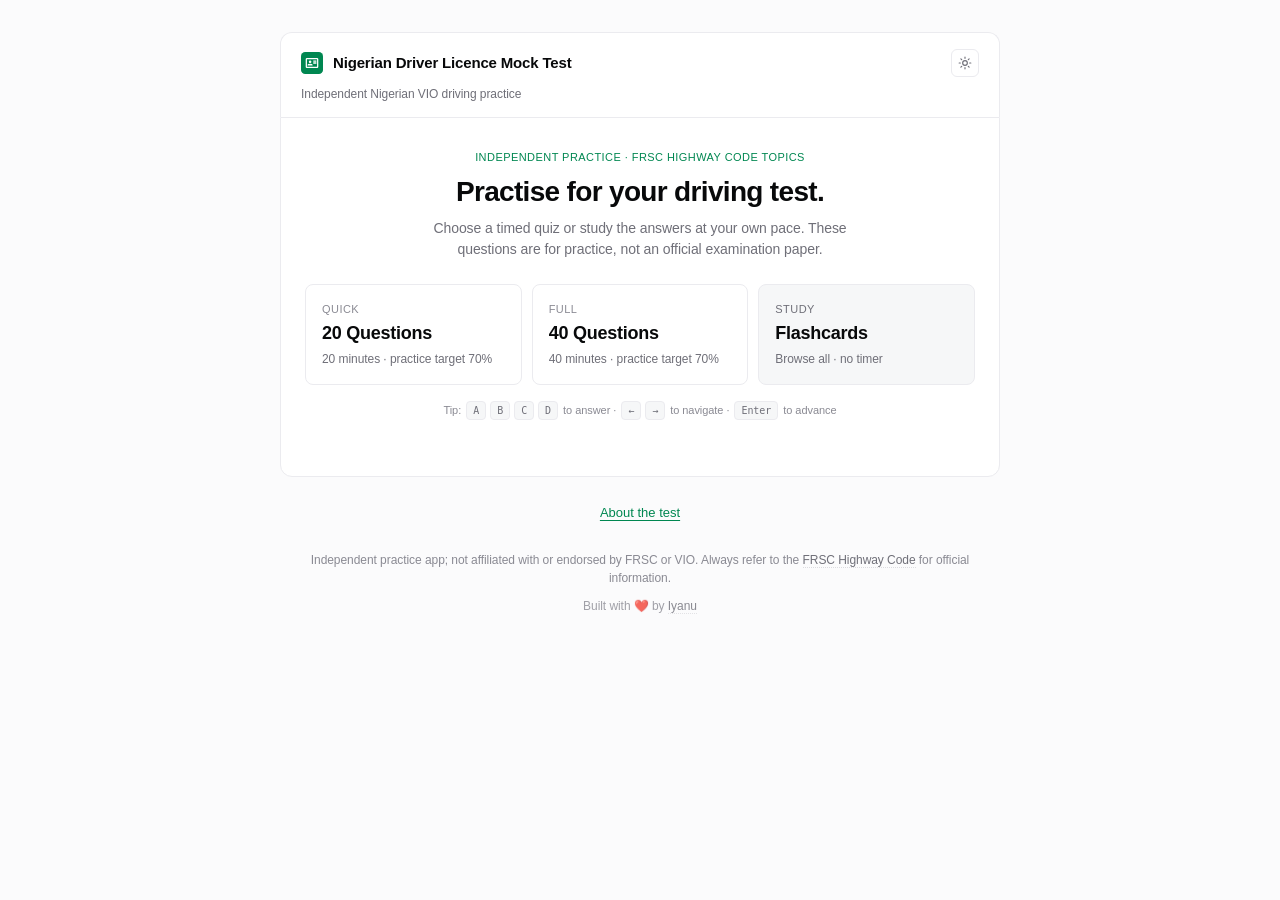
<file: index.html>
<!DOCTYPE html>
<html lang="en-NG">
<head>
<meta charset="UTF-8" />
<meta name="viewport" content="width=device-width, initial-scale=1.0" />
<title>Nigerian Driver Licence Mock Test — Free Driving Practice Quiz</title>
<meta name="description" content="Practise for Nigerian driving study with an independent VIO mock test. 120 questions and explanations, timed 20/40-question quizzes and offline flashcards. No signup." />
<link rel="canonical" href="https://viomocktest.netlify.app/" />
<meta name="theme-color" content="#008751" />
<meta name="apple-mobile-web-app-capable" content="yes" />
<meta name="apple-mobile-web-app-status-bar-style" content="default" />
<meta name="apple-mobile-web-app-title" content="Licence Mock Test" />

<!-- Open Graph (Facebook, WhatsApp, LinkedIn previews) -->
<meta property="og:type" content="website" />
<meta property="og:site_name" content="Nigerian Driver Licence Mock Test" />
<meta property="og:title" content="Nigerian Driver Licence Mock Test — Independent Driving Practice" />
<meta property="og:description" content="Independent Nigerian driving practice: 120 questions, explanations and offline study. Choose a 20- or 40-question mock test with a 70% practice target." />
<meta property="og:url" content="https://viomocktest.netlify.app/" />
<meta property="og:image" content="https://viomocktest.netlify.app/icon-512.png" />
<meta property="og:image:width" content="512" />
<meta property="og:image:height" content="512" />
<meta property="og:locale" content="en_NG" />

<!-- Twitter / X card -->
<meta name="twitter:card" content="summary" />
<meta name="twitter:title" content="Nigerian Driver Licence Mock Test — Independent Driving Practice" />
<meta name="twitter:description" content="Independent Nigerian driving practice with 120 questions and explanations on FRSC Highway Code topics." />
<meta name="twitter:image" content="https://viomocktest.netlify.app/icon-512.png" />

<link rel="manifest" href="manifest.json" />
<link rel="icon" type="image/svg+xml" href="icon.svg" />
<link rel="icon" type="image/png" sizes="192x192" href="icon-192.png" />
<link rel="apple-touch-icon" href="apple-touch-icon.png" />
<link rel="preconnect" href="https://rsms.me/" />
<link rel="stylesheet" href="https://rsms.me/inter/inter.css" />

<!-- Preferred site name for Google Search; separate from the practice app schema. -->
<script type="application/ld+json">
{
  "@context": "https://schema.org",
  "@type": "WebSite",
  "@id": "https://viomocktest.netlify.app/#website",
  "name": "Nigerian Driver Licence Mock Test",
  "alternateName": ["Nigerian VIO Mock Test", "VIO Mock Quiz", "viomocktest.netlify.app"],
  "url": "https://viomocktest.netlify.app/",
  "inLanguage": "en-NG"
}
</script>
<!-- Structured data describing the visible practice app. -->
<script type="application/ld+json">
{
  "@context": "https://schema.org",
  "@type": "WebApplication",
  "name": "Nigerian Driver Licence Mock Test",
  "alternateName": "VIO Mock Quiz",
  "url": "https://viomocktest.netlify.app/",
  "description": "Independent Nigerian VIO mock test for studying the FRSC Highway Code. Practice settings are not official test requirements.",
  "applicationCategory": "EducationalApplication",
  "operatingSystem": "Any",
  "inLanguage": "en-NG",
  "isAccessibleForFree": true,
  "offers": { "@type": "Offer", "price": "0", "priceCurrency": "NGN" },
  "author": { "@type": "Person", "name": "Iyanu", "url": "https://github.com/Titan626" }
}
</script>
<script type="application/ld+json">
{
  "@context": "https://schema.org",
  "@type": "Quiz",
  "name": "Nigerian Driver Licence Mock Test",
  "about": { "@type": "Thing", "name": "Nigerian Driver's License Exam (VIO / FRSC)" },
  "educationalLevel": "Beginner",
  "inLanguage": "en-NG",
  "isAccessibleForFree": true,
  "learningResourceType": "Practice Test",
  "teaches": "Nigerian road signs, traffic rules, vehicle knowledge, and the FRSC Highway Code",
  "provider": {
    "@type": "Organization",
    "name": "Nigerian Driver Licence Mock Test",
    "url": "https://viomocktest.netlify.app/"
  }
}
</script>

<style>
  :root {
    /* Linear-style palette, Nigerian green accent */
    --green: #008751;
    --green-hover: #00744a;
    --green-soft: #ecf6f1;
    --green-border: #cfe7da;

    --red: #e5484d;
    --red-soft: #fdedee;
    --red-border: #f5c6c8;

    --amber: #c08600;
    --amber-soft: #fff4d4;

    --bg: #fbfbfc;
    --surface: #ffffff;
    --surface-2: #f6f7f8;
    --border: #ebebef;
    --border-strong: #dcdce0;

    --text: #08090a;
    --text-secondary: #6f6f78;
    --text-tertiary: #8a8a93;

    --shadow-sm: 0 1px 2px rgba(8,9,10,0.04);
    --shadow-md: 0 1px 2px rgba(8,9,10,0.04), 0 4px 16px rgba(8,9,10,0.04);

    --radius-sm: 6px;
    --radius-md: 8px;
    --radius-lg: 12px;
  }

  [data-theme="dark"] {
    --green: #2ea672;
    --green-hover: #38b780;
    --green-soft: rgba(46,166,114,0.12);
    --green-border: rgba(46,166,114,0.32);

    --red: #ff6369;
    --red-soft: rgba(255,99,105,0.10);
    --red-border: rgba(255,99,105,0.30);

    --amber: #f0c75e;
    --amber-soft: rgba(240,199,94,0.10);

    --bg: #08090a;
    --surface: #101113;
    --surface-2: #18191c;
    --border: #232428;
    --border-strong: #2e2f33;

    --text: #f7f8f8;
    --text-secondary: #9b9ba4;
    --text-tertiary: #6b6c75;

    --shadow-sm: 0 1px 2px rgba(0,0,0,0.4);
    --shadow-md: 0 1px 2px rgba(0,0,0,0.4), 0 4px 16px rgba(0,0,0,0.5);
  }

  @supports (font-variation-settings: normal) {
    :root { font-family: 'Inter var', Inter, -apple-system, BlinkMacSystemFont, sans-serif; }
  }

  * { box-sizing: border-box; }
  html { -webkit-font-smoothing: antialiased; -moz-osx-font-smoothing: grayscale; }
  /* The HTML `hidden` attribute defaults to display:none, but our flex/grid
     classes override it. Force-hide elements with the hidden attribute. */
  [hidden] { display: none !important; }

  body {
    margin: 0;
    font-family: 'Inter var', Inter, -apple-system, BlinkMacSystemFont, "Segoe UI", Roboto, sans-serif;
    background: var(--bg);
    color: var(--text);
    line-height: 1.5;
    font-size: 14px;
    font-feature-settings: "cv11", "ss01", "ss03";
    padding: 32px 20px;
    transition: background 0.2s ease, color 0.2s ease;
  }

  .wrap { max-width: 720px; margin: 0 auto; }

  /* Header */
  header {
    background: var(--surface);
    border: 1px solid var(--border);
    border-bottom: none;
    padding: 16px 20px 14px;
    border-radius: var(--radius-lg) var(--radius-lg) 0 0;
  }
  .header-row {
    display: flex;
    align-items: center;
    justify-content: space-between;
    gap: 12px;
  }
  .header-left {
    display: flex;
    align-items: center;
    gap: 10px;
    min-width: 0;
  }
  .logo-dot {
    width: 22px;
    height: 22px;
    border-radius: 6px;
    display: inline-flex;
    flex-shrink: 0;
  }
  .logo-dot img { width: 100%; height: 100%; display: block; }
  header .app-title {
    margin: 0;
    font-size: 15px;
    font-weight: 600;
    letter-spacing: -0.011em;
    color: var(--text);
    white-space: normal;
  }
  .header-meta {
    display: flex;
    align-items: center;
    gap: 8px;
    flex-shrink: 0;
  }
  .timer {
    display: inline-flex;
    align-items: center;
    gap: 5px;
    font-variant-numeric: tabular-nums;
    font-size: 12px;
    font-weight: 500;
    padding: 4px 8px;
    border-radius: 5px;
    background: var(--surface-2);
    color: var(--text-secondary);
    border: 1px solid var(--border);
    letter-spacing: -0.005em;
  }
  .timer.warning { background: var(--amber-soft); color: var(--amber); border-color: transparent; }
  .timer.critical { background: var(--red-soft); color: var(--red); border-color: transparent; }
  .timer-icon { width: 6px; height: 6px; border-radius: 50%; background: currentColor; opacity: 0.8; }
  .icon-btn {
    width: 28px;
    height: 28px;
    border: 1px solid var(--border);
    background: var(--surface);
    border-radius: var(--radius-sm);
    display: inline-flex;
    align-items: center;
    justify-content: center;
    cursor: pointer;
    color: var(--text-secondary);
    transition: background 0.12s ease, color 0.12s ease, border-color 0.12s ease;
    padding: 0;
  }
  .icon-btn:hover { background: var(--surface-2); color: var(--text); border-color: var(--border-strong); }
  .icon-btn svg { width: 14px; height: 14px; }
  .subtitle {
    margin: 8px 0 0;
    color: var(--text-secondary);
    font-size: 12px;
    letter-spacing: -0.005em;
  }
  .progress {
    background: var(--surface-2);
    height: 3px;
    border-radius: 2px;
    margin-top: 14px;
    overflow: hidden;
  }
  .progress-bar {
    height: 100%;
    background: var(--green);
    width: 0%;
    transition: width 0.4s cubic-bezier(0.16, 1, 0.3, 1);
  }

  /* Card */
  .card {
    background: var(--surface);
    padding: 28px 24px;
    border: 1px solid var(--border);
    border-radius: 0 0 var(--radius-lg) var(--radius-lg);
    min-height: 360px;
  }

  /* Topic tag */
  .topic-tag {
    display: inline-flex;
    align-items: center;
    gap: 6px;
    background: var(--green-soft);
    color: var(--green);
    padding: 3px 8px;
    border-radius: 4px;
    font-size: 11px;
    font-weight: 500;
    margin-bottom: 16px;
    letter-spacing: -0.005em;
    border: 1px solid var(--green-border);
  }
  .topic-tag::before {
    content: "";
    width: 5px; height: 5px; border-radius: 50%;
    background: var(--green);
  }
  .q-number {
    color: var(--text-tertiary);
    font-size: 12px;
    margin-bottom: 6px;
    letter-spacing: -0.005em;
    font-variant-numeric: tabular-nums;
  }
  .q-text {
    font-size: 18px;
    font-weight: 600;
    letter-spacing: -0.014em;
    margin: 0 0 20px 0;
    line-height: 1.35;
    color: var(--text);
  }
  .sign-wrap {
    display: flex;
    justify-content: center;
    margin: 0 0 20px 0;
    padding: 24px;
    background: var(--surface-2);
    border: 1px solid var(--border);
    border-radius: var(--radius-md);
  }
  .sign-wrap svg,
  .sign-wrap img { max-width: 140px; height: auto; }

  .sign-wrap img.diagram-image { width: min(100%, 280px); max-width: 280px; }

  /* Options */
  .options { display: flex; flex-direction: column; gap: 6px; }
  .option {
    padding: 12px 14px;
    border: 1px solid var(--border);
    border-radius: var(--radius-md);
    background: var(--surface);
    cursor: pointer;
    text-align: left;
    font-size: 14px;
    font-family: inherit;
    color: var(--text);
    transition: border-color 0.12s ease, background 0.12s ease, transform 0.12s ease;
    display: flex;
    align-items: flex-start;
    gap: 12px;
    letter-spacing: -0.006em;
  }
  .option:hover:not(:disabled) {
    border-color: var(--border-strong);
    background: var(--surface-2);
  }
  .option:active:not(:disabled) { transform: translateY(0.5px); }
  .option:disabled { cursor: default; }

  .option-letter {
    display: inline-flex;
    width: 22px;
    height: 22px;
    background: var(--surface-2);
    color: var(--text-secondary);
    border: 1px solid var(--border);
    border-radius: 5px;
    align-items: center;
    justify-content: center;
    font-weight: 500;
    font-size: 11px;
    flex-shrink: 0;
    margin-top: 1px;
    font-variant-numeric: tabular-nums;
  }
  .option.correct {
    border-color: var(--green-border);
    background: var(--green-soft);
  }
  .option.correct .option-letter {
    background: var(--green); color: white; border-color: var(--green);
  }
  .option.wrong {
    border-color: var(--red-border);
    background: var(--red-soft);
  }
  .option.wrong .option-letter {
    background: var(--red); color: white; border-color: var(--red);
  }

  .explanation {
    margin-top: 16px;
    padding: 12px 14px;
    background: var(--surface-2);
    border: 1px solid var(--border);
    border-radius: var(--radius-md);
    font-size: 13px;
    color: var(--text-secondary);
    display: none;
    line-height: 1.55;
    letter-spacing: -0.005em;
  }
  .explanation.show { display: block; }
  .explanation strong {
    color: var(--text);
    display: block;
    margin-bottom: 4px;
    font-size: 11px;
    font-weight: 600;
    text-transform: uppercase;
    letter-spacing: 0.04em;
  }

  .controls {
    margin-top: 24px;
    padding-top: 20px;
    border-top: 1px solid var(--border);
    display: flex;
    justify-content: space-between;
    align-items: center;
    gap: 12px;
  }
  .score {
    font-size: 12px;
    color: var(--text-secondary);
    font-variant-numeric: tabular-nums;
    letter-spacing: -0.005em;
  }
  .score strong { color: var(--text); font-weight: 600; }

  .nav-buttons { display: flex; gap: 6px; }

  button.nav {
    border: 1px solid var(--border-strong);
    padding: 7px 14px;
    border-radius: var(--radius-sm);
    font-size: 13px;
    font-weight: 500;
    cursor: pointer;
    font-family: inherit;
    letter-spacing: -0.005em;
    transition: background 0.12s ease, border-color 0.12s ease, color 0.12s ease, transform 0.08s ease;
    height: 32px;
    display: inline-flex;
    align-items: center;
    gap: 6px;
    background: var(--surface);
    color: var(--text);
  }
  button.prev:hover:not(:disabled) {
    background: var(--surface-2);
    border-color: var(--border-strong);
  }
  button.next, button.primary {
    background: var(--green);
    color: white;
    border-color: var(--green);
    box-shadow: var(--shadow-sm);
  }
  button.next:hover:not(:disabled), button.primary:hover:not(:disabled) {
    background: var(--green-hover);
    border-color: var(--green-hover);
  }
  button.nav:active:not(:disabled), button.primary:active:not(:disabled) { transform: translateY(0.5px); }
  button.nav:disabled {
    background: var(--surface);
    color: var(--text-tertiary);
    border-color: var(--border);
    cursor: not-allowed;
    box-shadow: none;
  }

  .kbd-hint {
    margin-top: 14px;
    text-align: center;
    color: var(--text-tertiary);
    font-size: 11px;
    letter-spacing: -0.005em;
  }
  .kbd {
    display: inline-block;
    padding: 1px 6px;
    border: 1px solid var(--border);
    border-radius: 4px;
    background: var(--surface-2);
    font-family: ui-monospace, SFMono-Regular, "SF Mono", Menlo, monospace;
    font-size: 10px;
    color: var(--text-secondary);
    margin: 0 2px;
  }

  /* Start screen */
  .start-hero {
    text-align: center;
    margin-bottom: 24px;
  }
  .start-eyebrow {
    display: inline-block;
    font-size: 11px;
    font-weight: 500;
    color: var(--green);
    letter-spacing: 0.04em;
    text-transform: uppercase;
    margin-bottom: 10px;
  }
  .start-title {
    font-size: 28px;
    font-weight: 600;
    letter-spacing: -0.024em;
    line-height: 1.15;
    margin: 0 0 10px;
    color: var(--text);
  }
  .start-desc {
    font-size: 14px;
    color: var(--text-secondary);
    margin: 0 auto;
    max-width: 460px;
    letter-spacing: -0.005em;
  }

  .mode-grid {
    display: grid;
    grid-template-columns: 1fr 1fr;
    gap: 10px;
    margin: 24px 0 16px;
  }
  .mode-card {
    border: 1px solid var(--border);
    background: var(--surface);
    border-radius: var(--radius-md);
    padding: 18px 16px;
    text-align: left;
    cursor: pointer;
    font-family: inherit;
    color: var(--text);
    transition: border-color 0.12s ease, background 0.12s ease, transform 0.12s ease;
    display: flex;
    flex-direction: column;
    gap: 8px;
  }
  .mode-card:hover {
    border-color: var(--green-border);
    background: var(--green-soft);
  }
  .mode-card:active { transform: translateY(0.5px); }
  .mode-label {
    font-size: 11px;
    color: var(--text-tertiary);
    text-transform: uppercase;
    letter-spacing: 0.04em;
    font-weight: 500;
  }
  .mode-name {
    font-size: 18px;
    font-weight: 600;
    letter-spacing: -0.014em;
    color: var(--text);
  }
  .mode-meta {
    font-size: 12px;
    color: var(--text-secondary);
    letter-spacing: -0.005em;
    font-variant-numeric: tabular-nums;
  }

  /* Study (third mode card) — visually de-emphasized vs the test cards */
  .mode-grid.with-study { grid-template-columns: 1fr 1fr 1fr; }
  .mode-card.study {
    background: var(--surface-2);
  }
  .mode-card.study:hover {
    border-color: var(--border-strong);
    background: var(--surface-2);
  }
  .mode-card.study .mode-label { color: var(--text-secondary); }

  /* Topic chips for study screen */
  .topic-chips {
    display: flex;
    flex-wrap: wrap;
    gap: 6px;
    margin-bottom: 18px;
  }
  .topic-chip {
    padding: 5px 10px;
    border: 1px solid var(--border);
    background: var(--surface);
    color: var(--text-secondary);
    border-radius: 999px;
    font-size: 12px;
    font-family: inherit;
    font-weight: 500;
    cursor: pointer;
    letter-spacing: -0.005em;
    transition: background 0.12s ease, border-color 0.12s ease, color 0.12s ease;
  }
  .topic-chip:hover {
    background: var(--surface-2);
    color: var(--text);
    border-color: var(--border-strong);
  }
  .topic-chip.active {
    background: var(--green-soft);
    border-color: var(--green-border);
    color: var(--green);
  }

  .resume-banner {
    display: flex;
    align-items: center;
    justify-content: space-between;
    gap: 12px;
    padding: 12px 14px;
    background: var(--green-soft);
    border: 1px solid var(--green-border);
    border-radius: var(--radius-md);
    margin-top: 16px;
  }
  .resume-text {
    font-size: 13px;
    color: var(--text);
    letter-spacing: -0.005em;
  }
  .resume-text strong { font-weight: 600; }

  .best-row {
    display: flex;
    align-items: center;
    gap: 8px;
    justify-content: center;
    margin-top: 16px;
    color: var(--text-secondary);
    font-size: 12px;
    letter-spacing: -0.005em;
    font-variant-numeric: tabular-nums;
    flex-wrap: wrap;
  }
  .best-pill {
    display: inline-flex;
    align-items: center;
    gap: 6px;
    padding: 3px 8px;
    border: 1px solid var(--border);
    border-radius: 999px;
    background: var(--surface-2);
    color: var(--text);
    font-weight: 500;
  }

  /* Result screen */
  .result { text-align: center; padding: 12px 0 8px; }
  .verdict {
    display: inline-flex;
    align-items: center;
    gap: 8px;
    padding: 6px 14px;
    border-radius: 999px;
    font-size: 12px;
    font-weight: 600;
    letter-spacing: 0.06em;
    text-transform: uppercase;
    margin-bottom: 12px;
    border: 1px solid transparent;
  }
  .verdict.pass { background: var(--green-soft); color: var(--green); border-color: var(--green-border); }
  .verdict.fail { background: var(--red-soft); color: var(--red); border-color: var(--red-border); }
  .result-score {
    font-size: 56px;
    font-weight: 600;
    letter-spacing: -0.04em;
    color: var(--text);
    margin: 4px 0 4px;
    font-variant-numeric: tabular-nums;
    line-height: 1;
  }
  .result-pct {
    font-size: 15px;
    color: var(--text-secondary);
    font-weight: 500;
    letter-spacing: -0.005em;
    font-variant-numeric: tabular-nums;
  }
  .result-message {
    font-size: 14px;
    color: var(--text-secondary);
    margin: 14px auto 20px;
    max-width: 420px;
    letter-spacing: -0.005em;
  }
  .breakdown {
    text-align: left;
    background: var(--surface-2);
    border: 1px solid var(--border);
    padding: 14px 16px;
    border-radius: var(--radius-md);
    margin: 20px 0;
  }
  .breakdown h3 {
    margin: 0 0 10px 0;
    font-size: 11px;
    font-weight: 600;
    color: var(--text-secondary);
    text-transform: uppercase;
    letter-spacing: 0.04em;
  }
  .breakdown-row {
    display: flex;
    justify-content: space-between;
    padding: 8px 0;
    font-size: 13px;
    color: var(--text);
    border-bottom: 1px solid var(--border);
    font-variant-numeric: tabular-nums;
    letter-spacing: -0.005em;
  }
  .breakdown-row:last-child { border-bottom: none; }
  .breakdown-row strong { font-weight: 600; }

  .result-actions {
    display: flex;
    gap: 6px;
    justify-content: center;
    flex-wrap: wrap;
    margin-top: 6px;
  }

  /* Review banner */
  .review-banner {
    display: flex;
    align-items: center;
    justify-content: space-between;
    gap: 12px;
    padding: 10px 14px;
    background: var(--amber-soft);
    border: 1px solid transparent;
    border-radius: var(--radius-md);
    margin-bottom: 16px;
    font-size: 12px;
    color: var(--amber);
    letter-spacing: -0.005em;
  }
  .review-banner button {
    border: 1px solid currentColor;
    background: transparent;
    color: currentColor;
    border-radius: var(--radius-sm);
    padding: 4px 10px;
    font-size: 12px;
    font-family: inherit;
    cursor: pointer;
    font-weight: 500;
  }

  footer {
    text-align: center;
    padding: 20px 16px;
    color: var(--text-tertiary);
    font-size: 12px;
    letter-spacing: -0.005em;
  }
  footer a { color: var(--text-secondary); text-decoration: none; border-bottom: 1px dotted var(--border-strong); }
  footer a:hover { color: var(--text); }
  footer .credit { margin-top: 10px; opacity: 0.8; }
  .break-mobile { display: none; }

  /* Confirm dialog — centered modal on desktop, bottom sheet on phone */
  .dialog-backdrop {
    position: fixed;
    inset: 0;
    background: rgba(8, 9, 10, 0.5);
    backdrop-filter: blur(2px);
    -webkit-backdrop-filter: blur(2px);
    display: flex;
    align-items: center;
    justify-content: center;
    z-index: 100;
    padding: 24px;
    opacity: 0;
    transition: opacity 160ms ease;
  }
  .dialog-backdrop:not([hidden]) { opacity: 1; }
  .dialog {
    background: var(--surface);
    border: 1px solid var(--border);
    border-radius: var(--radius-lg);
    padding: 20px 20px 16px;
    max-width: 380px;
    width: 100%;
    box-shadow: 0 20px 48px rgba(0, 0, 0, 0.24), 0 2px 8px rgba(0, 0, 0, 0.08);
    transform: translateY(-4px) scale(0.98);
    transition: transform 160ms cubic-bezier(0.16, 1, 0.3, 1);
  }
  .dialog-backdrop:not([hidden]) .dialog { transform: translateY(0) scale(1); }
  .dialog-title {
    font-size: 15px;
    font-weight: 600;
    color: var(--text);
    margin: 0 0 4px;
    letter-spacing: -0.01em;
  }
  .dialog-body {
    font-size: 13px;
    color: var(--text-secondary);
    line-height: 1.5;
    margin: 0 0 20px;
  }
  .dialog-actions {
    display: flex;
    gap: 8px;
    justify-content: flex-end;
  }
  .dialog-actions .nav { min-width: 88px; justify-content: center; }
  .dialog-actions .nav.danger {
    background: var(--red);
    color: #ffffff;
    border-color: var(--red);
  }
  .dialog-actions .nav.danger:hover { opacity: 0.92; }

  /* Phone — bottom sheet */
  @media (max-width: 640px) {
    .dialog-backdrop { padding: 0; align-items: flex-end; }
    .dialog {
      max-width: none;
      border-radius: var(--radius-lg) var(--radius-lg) 0 0;
      border-bottom: none;
      padding: 18px 16px calc(16px + env(safe-area-inset-bottom));
      transform: translateY(100%);
    }
    .dialog-backdrop:not([hidden]) .dialog { transform: translateY(0); }
    .dialog-title { font-size: 16px; margin-bottom: 6px; }
    .dialog-body { font-size: 14px; margin-bottom: 18px; }
    .dialog-actions { flex-direction: column-reverse; gap: 6px; }
    .dialog-actions .nav { width: 100%; min-height: 44px; }
  }

  /* Tablet */
  @media (max-width: 640px) {
    body { padding: 16px 12px; }
    header { padding: 14px 16px 12px; }
    .card { padding: 22px 18px; min-height: 0; }
    .q-text { font-size: 16px; }
    .sign-wrap { padding: 18px; }
    .sign-wrap svg,
    .sign-wrap img { max-width: 120px; }
    .start-title { font-size: 24px; }
  }

  /* Phone */
  @media (max-width: 480px) {
    body { padding: 12px 10px; font-size: 14px; }
    header { padding: 12px 14px; border-radius: 10px 10px 0 0; }
    header .app-title { font-size: 13px; }
    .subtitle { font-size: 11px; }
    .card { padding: 18px 16px; border-radius: 0 0 10px 10px; }
    .q-text { font-size: 15px; line-height: 1.4; margin-bottom: 16px; }
    .topic-tag { margin-bottom: 12px; }
    .sign-wrap { padding: 14px; margin-bottom: 16px; }
    .sign-wrap svg,
    .sign-wrap img { max-width: 110px; }

    .option {
      padding: 12px;
      font-size: 14px;
      gap: 10px;
      min-height: 44px;
    }
    .option-letter { width: 22px; height: 22px; }

    .explanation { font-size: 13px; padding: 12px; }

    .controls {
      margin-top: 20px;
      padding-top: 16px;
      flex-direction: column;
      align-items: stretch;
      gap: 12px;
    }
    .score { text-align: center; }
    .nav-buttons { width: 100%; }
    button.nav { flex: 1; justify-content: center; height: 40px; font-size: 14px; }

    .mode-grid,
    .mode-grid.with-study { grid-template-columns: 1fr; }
    .start-title { font-size: 22px; }
    .start-desc { font-size: 13px; }

    .result-score { font-size: 44px; }
    .result-message { font-size: 13px; margin: 12px auto 20px; }
    .breakdown { padding: 12px 14px; }

    .kbd-hint { display: none; }

    .break-mobile { display: inline; }
  }
  .card a, .page-links a { color: var(--green); text-underline-offset: 3px; }
  .page-links { margin: 18px 0 0; text-align: center; }
  .page-links a { display: inline-block; padding: 8px 12px; font-size: 13px; }
  #practice { scroll-margin-top: 16px; }
</style>
</head>
<body>
<div class="wrap">
  <main>

  <section id="practice" aria-label="Interactive practice quiz">
  <header>
    <div class="header-row">
      <div class="header-left">
        <span class="logo-dot"><img src="icon.svg" alt="VIO"></span>
        <h1 class="app-title" id="headerTitle">Nigerian Driver Licence Mock Test</h1>
      </div>
      <div class="header-meta">
        <div class="timer" id="timer" hidden><span class="timer-icon"></span><span id="timerText">00:00</span></div>
        <button class="icon-btn" id="exitBtn" aria-label="Exit" title="Exit to start screen" hidden>
          <svg viewBox="0 0 24 24" fill="none" stroke="currentColor" stroke-width="2" stroke-linecap="round" stroke-linejoin="round"><line x1="6" y1="6" x2="18" y2="18"/><line x1="18" y1="6" x2="6" y2="18"/></svg>
        </button>
        <button class="icon-btn" id="themeToggle" aria-label="Toggle theme" title="Toggle theme">
          <svg id="themeIcon" viewBox="0 0 24 24" fill="none" stroke="currentColor" stroke-width="2" stroke-linecap="round" stroke-linejoin="round"><circle cx="12" cy="12" r="4"/><path d="M12 2v2M12 20v2M4.93 4.93l1.41 1.41M17.66 17.66l1.41 1.41M2 12h2M20 12h2M6.34 17.66l-1.41 1.41M19.07 4.93l-1.41 1.41"/></svg>
        </button>
      </div>
    </div>
    <p class="subtitle" id="headerSubtitle">Independent Nigerian VIO driving practice</p>
    <div class="progress" id="progressWrap" hidden><div class="progress-bar" id="progressBar"></div></div>
  </header>
  <div class="card" id="card"><p>Enable JavaScript to take the interactive quiz, or <a href="vio-driving-test-questions.html">read the questions and explanations</a>.</p></div>
  </section>

  </main>
  <nav class="page-links" aria-label="More about the quiz"><a href="about-the-test.html">About the test</a></nav>
  <footer>
    Independent practice app; not affiliated with or endorsed by FRSC or VIO.<br class="break-mobile">
    Always refer to the <a href="https://frsc.gov.ng/" target="_blank" rel="noopener">FRSC Highway Code</a> for official information.
    <div class="credit">Built with ❤️ by <a href="https://github.com/Titan626" target="_blank" rel="noopener">Iyanu</a></div>
  </footer>
</div>

<div id="dialog-backdrop" class="dialog-backdrop" hidden>
  <div class="dialog" role="dialog" aria-modal="true" aria-labelledby="dialog-title" aria-describedby="dialog-body">
    <h2 id="dialog-title" class="dialog-title"></h2>
    <p id="dialog-body" class="dialog-body"></p>
    <div class="dialog-actions">
      <button class="nav" id="dialog-cancel" type="button">Cancel</button>
      <button class="nav" id="dialog-ok" type="button">Confirm</button>
    </div>
  </div>
</div>

<script src="questions.js"></script>
<script>
(function() {
  'use strict';

  // ===== Constants =====
  const SECONDS_PER_QUESTION = 60;
  const PASS_THRESHOLD = 70; // percent
  const TOPICS = ["Road Signs", "Traffic Rules", "Vehicle Knowledge", "Highway Code"];
  const STORAGE_STATE = 'vio_quiz_state';
  const STORAGE_BEST = 'vio_quiz_best';
  const STORAGE_THEME = 'vio_quiz_theme';
  const STORAGE_RECENT = 'vio_quiz_recent';

  // ===== State =====
  let screen = 'start';        // 'start' | 'quiz' | 'result' | 'review'
  let mode = null;             // 20 | 40
  let session = null;          // { questions, answers, current, secondsRemaining }
  let timerInterval = null;
  let reviewIndex = 0;
  let reviewList = [];
  let studyDeck = [];      // current filtered deck of questions for study mode
  let studyIndex = 0;
  let studyTopic = null;   // null = "All"

  // ===== Utilities =====
  function shuffle(arr) {
    const a = arr.slice();
    for (let i = a.length - 1; i > 0; i--) {
      const j = Math.floor(Math.random() * (i + 1));
      [a[i], a[j]] = [a[j], a[i]];
    }
    return a;
  }

  function pickN(arr, n) { return shuffle(arr).slice(0, n); }
  function pad2(n) { return n < 10 ? '0' + n : '' + n; }
  function fmtTime(s) {
    if (s < 0) s = 0;
    return pad2(Math.floor(s / 60)) + ':' + pad2(s % 60);
  }
  function escapeHtml(str) {
    return String(str)
      .replace(/&/g, '&amp;')
      .replace(/</g, '&lt;')
      .replace(/>/g, '&gt;')
      .replace(/"/g, '&quot;')
      .replace(/'/g, '&#39;');
  }

  // ===== Theme =====
  function applyTheme(theme) {
    document.documentElement.setAttribute('data-theme', theme);
    const icon = document.getElementById('themeIcon');
    if (theme === 'dark') {
      icon.innerHTML = '<path d="M21 12.79A9 9 0 1 1 11.21 3 7 7 0 0 0 21 12.79z"/>';
    } else {
      icon.innerHTML = '<circle cx="12" cy="12" r="4"/><path d="M12 2v2M12 20v2M4.93 4.93l1.41 1.41M17.66 17.66l1.41 1.41M2 12h2M20 12h2M6.34 17.66l-1.41 1.41M19.07 4.93l-1.41 1.41"/>';
    }
  }
  function initTheme() {
    let saved = null;
    try { saved = localStorage.getItem(STORAGE_THEME); } catch (e) {}
    if (!saved) {
      saved = window.matchMedia && window.matchMedia('(prefers-color-scheme: dark)').matches ? 'dark' : 'light';
    }
    applyTheme(saved);
  }
  function toggleTheme() {
    const next = document.documentElement.getAttribute('data-theme') === 'dark' ? 'light' : 'dark';
    applyTheme(next);
    try { localStorage.setItem(STORAGE_THEME, next); } catch (e) {}
  }

  // ===== Persistence =====
  function saveState() {
    if (!session) return;
    try {
      localStorage.setItem(STORAGE_STATE, JSON.stringify({
        mode: mode,
        questions: session.questions.map(q => ({ originalIndex: q.originalIndex, displayOrder: q.displayOrder })),
        answers: session.answers,
        current: session.current,
        secondsRemaining: session.secondsRemaining
      }));
    } catch (e) {}
  }
  function loadState() {
    try {
      const raw = localStorage.getItem(STORAGE_STATE);
      if (!raw) return null;
      const s = JSON.parse(raw);
      if (!s || !Array.isArray(s.questions) || !Array.isArray(s.answers)) return null;
      return s;
    } catch (e) { return null; }
  }
  function clearState() {
    try { localStorage.removeItem(STORAGE_STATE); } catch (e) {}
  }
  function saveBest(result) {
    try {
      const raw = localStorage.getItem(STORAGE_BEST);
      const all = raw ? JSON.parse(raw) : {};
      const existing = all[result.mode];
      if (!existing || result.percentage > existing.percentage) {
        all[result.mode] = result;
        localStorage.setItem(STORAGE_BEST, JSON.stringify(all));
      }
    } catch (e) {}
  }
  function loadBest() {
    try {
      const raw = localStorage.getItem(STORAGE_BEST);
      return raw ? JSON.parse(raw) : {};
    } catch (e) { return {}; }
  }
  function loadRecent() {
    try {
      const raw = localStorage.getItem(STORAGE_RECENT);
      const arr = raw ? JSON.parse(raw) : [];
      return Array.isArray(arr) ? arr.filter(n => Number.isInteger(n)) : [];
    } catch (e) { return []; }
  }
  function saveRecent(indexes) {
    try { localStorage.setItem(STORAGE_RECENT, JSON.stringify(indexes)); } catch (e) {}
  }

  // ===== Question set =====
  // Prefer questions the user hasn't just seen: we pick from `unseen` first
  // (pool minus the last completed attempt's indexes) and only fall back to
  // `seen` when a topic doesn't have enough fresh questions to fill its quota.
  function buildQuestionSet(targetMode) {
    const all = window.QUESTIONS;
    const perTopic = Math.floor(targetMode / TOPICS.length);
    const recent = new Set(loadRecent());
    let chosen = [];
    TOPICS.forEach(t => {
      const pool = all.map((q, i) => ({ q, i })).filter(x => x.q.topic === t);
      const unseen = pool.filter(x => !recent.has(x.i));
      const seen = pool.filter(x => recent.has(x.i));
      let picked = pickN(unseen, perTopic);
      if (picked.length < perTopic) {
        picked = picked.concat(pickN(seen, perTopic - picked.length));
      }
      chosen = chosen.concat(picked);
    });
    // Top up if targetMode isn't an exact multiple of TOPICS.length
    if (chosen.length < targetMode) {
      const used = new Set(chosen.map(x => x.i));
      const remainingUnseen = all.map((q, i) => ({ q, i })).filter(x => !used.has(x.i) && !recent.has(x.i));
      const remainingSeen = all.map((q, i) => ({ q, i })).filter(x => !used.has(x.i) && recent.has(x.i));
      let topUp = pickN(remainingUnseen, targetMode - chosen.length);
      if (topUp.length < targetMode - chosen.length) {
        topUp = topUp.concat(pickN(remainingSeen, targetMode - chosen.length - topUp.length));
      }
      chosen = chosen.concat(topUp);
    }
    chosen = shuffle(chosen);
    return chosen.map(x => ({
      ...x.q,
      originalIndex: x.i,
      displayOrder: shuffle(x.q.options.map((_, idx) => idx))
    }));
  }
  function rebuildSessionFromState(s) {
    const all = window.QUESTIONS;
    const questions = s.questions.map(item => {
      const q = all[item.originalIndex];
      return { ...q, originalIndex: item.originalIndex, displayOrder: item.displayOrder };
    });
    return {
      questions: questions,
      answers: s.answers,
      current: s.current,
      secondsRemaining: s.secondsRemaining
    };
  }

  // ===== Timer =====
  function startTimer() {
    stopTimer();
    timerInterval = setInterval(() => {
      if (!session) return;
      session.secondsRemaining--;
      saveState();
      renderTimer();
      if (session.secondsRemaining <= 0) {
        stopTimer();
        finishQuiz(true);
      }
    }, 1000);
  }
  function stopTimer() {
    if (timerInterval) { clearInterval(timerInterval); timerInterval = null; }
  }
  function renderTimer() {
    const el = document.getElementById('timer');
    const text = document.getElementById('timerText');
    if (!session) { el.hidden = true; return; }
    el.hidden = false;
    const s = session.secondsRemaining;
    text.textContent = fmtTime(s);
    el.classList.remove('warning', 'critical');
    if (s <= 60) el.classList.add('critical');
    else if (s <= 300) el.classList.add('warning');
  }

  // ===== Score =====
  function computeScore() {
    if (!session) return { score: 0, byTopic: {}, total: 0, percentage: 0 };
    let score = 0;
    const byTopic = {};
    session.questions.forEach((q, idx) => {
      byTopic[q.topic] = byTopic[q.topic] || { correct: 0, total: 0 };
      byTopic[q.topic].total++;
      if (session.answers[idx] === q.answer) {
        score++;
        byTopic[q.topic].correct++;
      }
    });
    const total = session.questions.length;
    return { score, byTopic, total, percentage: total ? Math.round((score / total) * 100) : 0 };
  }

  // ===== Renderers =====
  function setHeader(title, subtitle, showProgress) {
    document.getElementById('headerTitle').textContent = title;
    document.getElementById('headerSubtitle').textContent = subtitle;
    document.getElementById('progressWrap').hidden = !showProgress;
    // Exit button is visible only during quiz / review / study (not start / result)
    const inSession = screen === 'quiz' || screen === 'review' || screen === 'study';
    document.getElementById('exitBtn').hidden = !inSession;
  }

  function showConfirm({ title, body, confirmLabel = 'Confirm', cancelLabel = 'Cancel', danger = false } = {}) {
    return new Promise((resolve) => {
      const backdrop = document.getElementById('dialog-backdrop');
      const okBtn = document.getElementById('dialog-ok');
      const cancelBtn = document.getElementById('dialog-cancel');
      document.getElementById('dialog-title').textContent = title;
      document.getElementById('dialog-body').textContent = body;
      okBtn.textContent = confirmLabel;
      cancelBtn.textContent = cancelLabel;
      okBtn.classList.toggle('danger', !!danger);
      backdrop.hidden = false;
      const close = (result) => {
        backdrop.hidden = true;
        okBtn.removeEventListener('click', onOk);
        cancelBtn.removeEventListener('click', onCancel);
        backdrop.removeEventListener('click', onBackdrop);
        document.removeEventListener('keydown', onKey, true);
        resolve(result);
      };
      const onOk = () => close(true);
      const onCancel = () => close(false);
      const onBackdrop = (e) => { if (e.target === backdrop) close(false); };
      const onKey = (e) => {
        if (e.key === 'Escape') { e.stopPropagation(); close(false); }
        else if (e.key === 'Enter') { e.stopPropagation(); close(true); }
      };
      okBtn.addEventListener('click', onOk);
      cancelBtn.addEventListener('click', onCancel);
      backdrop.addEventListener('click', onBackdrop);
      document.addEventListener('keydown', onKey, true);
      requestAnimationFrame(() => okBtn.focus());
    });
  }

  async function exitToStart() {
    // Quiz mode has unsaved progress + active timer — confirm before discarding.
    if (screen === 'quiz') {
      const ok = await showConfirm({
        title: 'Exit this quiz?',
        body: 'Your progress will be lost.',
        confirmLabel: 'Exit quiz',
        cancelLabel: 'Cancel',
        danger: true
      });
      if (!ok) return;
      stopTimer();
      clearState();
    }
    renderStart();
  }
  function renderProgress(pct) {
    document.getElementById('progressBar').style.width = pct + '%';
  }

  function renderStart() {
    screen = 'start';
    stopTimer();
    document.getElementById('timer').hidden = true;
    setHeader('Nigerian Driver Licence Mock Test', 'Independent Nigerian VIO driving practice', false);
    window.scrollTo(0, 0);
    renderProgress(0);

    const saved = loadState();
    const best = loadBest();
    const card = document.getElementById('card');

    let resumeHtml = '';
    if (saved && saved.answers) {
      const answered = saved.answers.filter(a => a !== null).length;
      resumeHtml = `
        <div class="resume-banner">
          <div class="resume-text"><strong>Resume in-progress quiz</strong> — ${answered} of ${saved.questions.length} answered, ${fmtTime(saved.secondsRemaining || 0)} left</div>
          <button class="nav primary" id="resumeBtn">Resume</button>
        </div>
      `;
    }

    let bestHtml = '';
    const bestEntries = Object.values(best);
    if (bestEntries.length) {
      bestHtml = '<div class="best-row">Best scores:';
      bestEntries.forEach(b => {
        bestHtml += `<span class="best-pill">${b.mode}Q · ${b.score}/${b.total} · ${b.percentage}%</span>`;
      });
      bestHtml += '</div>';
    }

    card.innerHTML = `
      <div class="start-hero">
        <div class="start-eyebrow">Independent practice · FRSC Highway Code topics</div>
        <h2 class="start-title">Practise for your driving test.</h2>
        <p class="start-desc">Choose a timed quiz or study the answers at your own pace. These questions are for practice, not an official examination paper.</p>
      </div>
      <div class="mode-grid with-study">
        <button class="mode-card" data-mode="20">
          <span class="mode-label">Quick</span>
          <span class="mode-name">20 Questions</span>
          <span class="mode-meta">20 minutes · practice target ${PASS_THRESHOLD}%</span>
        </button>
        <button class="mode-card" data-mode="40">
          <span class="mode-label">Full</span>
          <span class="mode-name">40 Questions</span>
          <span class="mode-meta">40 minutes · practice target ${PASS_THRESHOLD}%</span>
        </button>
        <button class="mode-card study" data-mode="study">
          <span class="mode-label">Study</span>
          <span class="mode-name">Flashcards</span>
          <span class="mode-meta">Browse all · no timer</span>
        </button>
      </div>
      ${resumeHtml}
      ${bestHtml}
      <div class="kbd-hint">Tip: <span class="kbd">A</span><span class="kbd">B</span><span class="kbd">C</span><span class="kbd">D</span> to answer · <span class="kbd">←</span><span class="kbd">→</span> to navigate · <span class="kbd">Enter</span> to advance</div>
    `;

    document.querySelectorAll('.mode-card').forEach(btn => {
      btn.addEventListener('click', () => {
        const m = btn.dataset.mode;
        if (m === 'study') startStudy();
        else startQuiz(parseInt(m, 10));
      });
    });
    const resumeBtn = document.getElementById('resumeBtn');
    if (resumeBtn) resumeBtn.addEventListener('click', resumeQuiz);
  }

  function startQuiz(targetMode) {
    mode = targetMode;
    const questions = buildQuestionSet(mode);
    session = {
      questions: questions,
      answers: new Array(questions.length).fill(null),
      current: 0,
      secondsRemaining: SECONDS_PER_QUESTION * questions.length
    };
    saveState();
    screen = 'quiz';
    renderQuiz();
    document.getElementById('practice').scrollIntoView({ block: 'start' });
    startTimer();
    renderTimer();
  }

  function resumeQuiz() {
    const saved = loadState();
    if (!saved) return;
    mode = saved.mode;
    session = rebuildSessionFromState(saved);
    screen = 'quiz';
    renderQuiz();
    document.getElementById('practice').scrollIntoView({ block: 'start' });
    startTimer();
    renderTimer();
  }

  function renderQuiz() {
    setHeader(`${mode}-Question Quiz`, "Nigerian Driver's License Practice Test", true);
    const card = document.getElementById('card');
    const q = session.questions[session.current];
    const selected = session.answers[session.current];
    const isAnswered = selected !== null;
    const { score } = computeScore();
    const total = session.questions.length;

    renderProgress((session.current / total) * 100);

    const optionsHtml = q.displayOrder.map((origIdx, displayIdx) => {
      const opt = q.options[origIdx];
      let cls = 'option';
      if (isAnswered) {
        if (origIdx === q.answer) cls += ' correct';
        else if (origIdx === selected) cls += ' wrong';
      }
      return `
        <button class="${cls}" data-orig="${origIdx}" ${isAnswered ? 'disabled' : ''}>
          <span class="option-letter">${String.fromCharCode(65 + displayIdx)}</span>
          <span>${escapeHtml(opt)}</span>
        </button>
      `;
    }).join('');

    card.innerHTML = `
      <div class="topic-tag">${escapeHtml(q.topic)}</div>
      <div class="q-number">Question ${session.current + 1} of ${total}</div>
      <h2 class="q-text">${escapeHtml(q.q)}</h2>
      ${q.sign ? `<div class="sign-wrap">${q.sign}</div>` : ''}
      <div class="options">${optionsHtml}</div>
      <div class="explanation ${isAnswered ? 'show' : ''}">
        <strong>Explanation</strong>
        <span>${isAnswered ? escapeHtml(q.explain) : ''}</span>
      </div>
      <div class="controls">
        <div class="score">Score: <strong>${score} / ${total}</strong></div>
        <div class="nav-buttons">
          <button class="nav prev" id="prevBtn" ${session.current === 0 ? 'disabled' : ''}>← Prev</button>
          <button class="nav next" id="nextBtn" ${isAnswered ? '' : 'disabled'}>
            ${session.current === total - 1 ? 'Finish →' : 'Next →'}
          </button>
        </div>
      </div>
    `;

    document.querySelectorAll('.option').forEach(btn => {
      btn.addEventListener('click', () => pickAnswer(parseInt(btn.dataset.orig, 10)));
    });
    document.getElementById('prevBtn').addEventListener('click', goPrev);
    document.getElementById('nextBtn').addEventListener('click', goNext);
  }

  function pickAnswer(origIdx) {
    if (session.answers[session.current] !== null) return;
    session.answers[session.current] = origIdx;
    saveState();
    renderQuiz();
  }
  function goPrev() {
    if (session.current > 0) { session.current--; saveState(); renderQuiz(); }
  }
  function goNext() {
    if (session.current === session.questions.length - 1) {
      finishQuiz(false);
      return;
    }
    session.current++;
    saveState();
    renderQuiz();
  }

  function finishQuiz(timedOut) {
    stopTimer();
    const { score, total, percentage } = computeScore();
    const result = {
      mode: mode,
      score: score,
      total: total,
      percentage: percentage,
      date: new Date().toISOString().slice(0, 10),
      timedOut: !!timedOut
    };
    saveBest(result);
    saveRecent(session.questions.map(q => q.originalIndex));
    clearState();
    renderResult(result);
  }

  function renderResult(result) {
    screen = 'result';
    setHeader('Results', `${mode}-Question Practice Test`, true);
    renderProgress(100);
    document.getElementById('timer').hidden = true;

    const { score, byTopic, total, percentage } = computeScore();
    const passed = percentage >= PASS_THRESHOLD;
    let message;
    if (passed && percentage >= 90) message = "Outstanding practice score. Keep studying and follow your testing office’s guidance.";
    else if (passed) message = "Practice target reached. Review the questions you missed before your assessment.";
    else if (percentage >= 50) message = "Close — keep studying the Highway Code and try again.";
    else message = "More study needed. Focus on road signs and traffic rules, then retake.";

    if (result && result.timedOut) message = "Time's up! " + message;

    const rows = TOPICS
      .filter(t => byTopic[t])
      .map(t => `<div class="breakdown-row"><span>${t}</span><span><strong>${byTopic[t].correct}</strong> / ${byTopic[t].total}</span></div>`)
      .join('');

    const wrongCount = session.answers.filter((a, i) => a !== session.questions[i].answer).length;

    document.getElementById('card').innerHTML = `
      <div class="result">
        <div class="verdict ${passed ? 'pass' : 'fail'}">${passed ? '✓ Practice target reached' : '✗ Below practice target'}</div>
        <div class="result-score">${score} / ${total}</div>
        <div class="result-pct">${percentage}% · practice target ${PASS_THRESHOLD}%</div>
        <div class="result-message">${message}</div>
        <div class="breakdown">
          <h3>Breakdown by topic</h3>
          ${rows}
        </div>
        <div class="result-actions">
          ${wrongCount > 0 ? `<button class="nav" id="reviewBtn">Review ${wrongCount} Wrong</button>` : ''}
          <button class="nav" id="retakeBtn">↻ Retake (${mode}Q)</button>
          <button class="nav primary" id="changeBtn">Change Mode</button>
        </div>
      </div>
    `;

    const reviewBtn = document.getElementById('reviewBtn');
    if (reviewBtn) reviewBtn.addEventListener('click', startReview);
    document.getElementById('retakeBtn').addEventListener('click', () => startQuiz(mode));
    document.getElementById('changeBtn').addEventListener('click', renderStart);
  }

  function startReview() {
    reviewList = session.questions
      .map((q, i) => ({ q, i }))
      .filter(x => session.answers[x.i] !== x.q.answer);
    if (!reviewList.length) return;
    reviewIndex = 0;
    screen = 'review';
    renderReview();
  }

  function renderReview() {
    setHeader('Review', `Wrong answers · ${mode}-Question Quiz`, true);
    renderProgress(((reviewIndex + 1) / reviewList.length) * 100);
    document.getElementById('timer').hidden = true;

    const item = reviewList[reviewIndex];
    const q = item.q;
    const selected = session.answers[item.i];

    const optionsHtml = q.displayOrder.map((origIdx, displayIdx) => {
      const opt = q.options[origIdx];
      let cls = 'option';
      if (origIdx === q.answer) cls += ' correct';
      else if (origIdx === selected) cls += ' wrong';
      return `
        <button class="${cls}" disabled>
          <span class="option-letter">${String.fromCharCode(65 + displayIdx)}</span>
          <span>${escapeHtml(opt)}</span>
        </button>
      `;
    }).join('');

    document.getElementById('card').innerHTML = `
      <div class="review-banner">
        <span>Reviewing wrong answer ${reviewIndex + 1} of ${reviewList.length}</span>
        <button id="exitReviewBtn">Exit</button>
      </div>
      <div class="topic-tag">${escapeHtml(q.topic)}</div>
      <div class="q-number">Question ${item.i + 1} of ${session.questions.length}</div>
      <h2 class="q-text">${escapeHtml(q.q)}</h2>
      ${q.sign ? `<div class="sign-wrap">${q.sign}</div>` : ''}
      <div class="options">${optionsHtml}</div>
      <div class="explanation show">
        <strong>Explanation</strong>
        <span>${escapeHtml(q.explain)}</span>
      </div>
      <div class="controls">
        <div class="score">${reviewIndex + 1} / ${reviewList.length}</div>
        <div class="nav-buttons">
          <button class="nav prev" id="reviewPrev" ${reviewIndex === 0 ? 'disabled' : ''}>← Prev</button>
          <button class="nav next" id="reviewNext">${reviewIndex === reviewList.length - 1 ? 'Done →' : 'Next →'}</button>
        </div>
      </div>
    `;

    document.getElementById('exitReviewBtn').addEventListener('click', exitReview);
    document.getElementById('reviewPrev').addEventListener('click', () => {
      if (reviewIndex > 0) { reviewIndex--; renderReview(); }
    });
    document.getElementById('reviewNext').addEventListener('click', () => {
      if (reviewIndex === reviewList.length - 1) exitReview();
      else { reviewIndex++; renderReview(); }
    });
  }

  function exitReview() {
    screen = 'result';
    renderResult({ mode: mode });
  }

  // ===== Study / Flashcard mode =====
  function startStudy() {
    studyTopic = null;
    studyIndex = 0;
    studyDeck = shuffle(window.QUESTIONS).map(q => ({
      ...q,
      displayOrder: shuffle(q.options.map((_, i) => i))
    }));
    screen = 'study';
    stopTimer();
    document.getElementById('timer').hidden = true;
    renderStudy();
    document.getElementById('practice').scrollIntoView({ block: 'start' });
  }

  function setStudyTopic(topic) {
    studyTopic = topic;
    studyIndex = 0;
    const pool = topic
      ? window.QUESTIONS.filter(q => q.topic === topic)
      : window.QUESTIONS;
    studyDeck = shuffle(pool).map(q => ({
      ...q,
      displayOrder: shuffle(q.options.map((_, i) => i))
    }));
    renderStudy();
  }

  function renderStudy() {
    setHeader('Study', studyTopic ? studyTopic + ' · Flashcards' : 'All topics · Flashcards', true);
    const total = studyDeck.length;
    renderProgress(total ? ((studyIndex + 1) / total) * 100 : 0);
    document.getElementById('timer').hidden = true;

    const chips = ['All', ...TOPICS].map(t => {
      const value = t === 'All' ? null : t;
      const active = (studyTopic === value) ? ' active' : '';
      return `<button class="topic-chip${active}" data-topic="${t === 'All' ? '' : escapeHtml(t)}">${escapeHtml(t)}</button>`;
    }).join('');

    if (!total) {
      document.getElementById('card').innerHTML = `
        <div class="topic-chips">${chips}</div>
        <div class="result">
          <div class="result-message">No questions in this topic yet.</div>
          <button class="nav primary" id="studyDoneBtn">← Back to start</button>
        </div>
      `;
      wireStudyChips();
      document.getElementById('studyDoneBtn').addEventListener('click', renderStart);
      return;
    }

    const q = studyDeck[studyIndex];
    const optionsHtml = q.displayOrder.map((origIdx, displayIdx) => {
      const opt = q.options[origIdx];
      const cls = 'option' + (origIdx === q.answer ? ' correct' : '');
      return `
        <button class="${cls}" disabled>
          <span class="option-letter">${String.fromCharCode(65 + displayIdx)}</span>
          <span>${escapeHtml(opt)}</span>
        </button>
      `;
    }).join('');

    document.getElementById('card').innerHTML = `
      <div class="topic-chips">${chips}</div>
      <div class="topic-tag">${escapeHtml(q.topic)}</div>
      <div class="q-number">Card ${studyIndex + 1} of ${total}</div>
      <h2 class="q-text">${escapeHtml(q.q)}</h2>
      ${q.sign ? `<div class="sign-wrap">${q.sign}</div>` : ''}
      <div class="options">${optionsHtml}</div>
      <div class="explanation show">
        <strong>Explanation</strong>
        <span>${escapeHtml(q.explain)}</span>
      </div>
      <div class="controls">
        <div class="score">${studyIndex + 1} / ${total}</div>
        <div class="nav-buttons">
          <button class="nav prev" id="studyPrev" ${studyIndex === 0 ? 'disabled' : ''}>← Prev</button>
          <button class="nav next" id="studyNext" ${studyIndex === total - 1 ? 'disabled' : ''}>Next →</button>
          <button class="nav" id="studyDoneBtn">Done</button>
        </div>
      </div>
    `;

    wireStudyChips();
    document.getElementById('studyPrev').addEventListener('click', () => {
      if (studyIndex > 0) { studyIndex--; renderStudy(); }
    });
    document.getElementById('studyNext').addEventListener('click', () => {
      if (studyIndex < studyDeck.length - 1) { studyIndex++; renderStudy(); }
    });
    document.getElementById('studyDoneBtn').addEventListener('click', renderStart);
  }

  function wireStudyChips() {
    document.querySelectorAll('.topic-chip').forEach(btn => {
      btn.addEventListener('click', () => {
        const t = btn.dataset.topic;
        setStudyTopic(t || null);
      });
    });
  }

  // ===== Keyboard =====
  function onKeyDown(e) {
    if (e.target && (e.target.tagName === 'INPUT' || e.target.tagName === 'TEXTAREA')) return;
    if (!document.getElementById('dialog-backdrop').hidden) return;

    if (screen === 'start') {
      if (e.key === '1') startQuiz(20);
      else if (e.key === '2') startQuiz(40);
      else if (e.key === '3' || e.key.toLowerCase() === 's') startStudy();
      else if (e.key === 'Enter') {
        const saved = loadState();
        if (saved) resumeQuiz();
      }
      return;
    }

    if (screen === 'quiz') {
      const q = session.questions[session.current];
      const isAnswered = session.answers[session.current] !== null;
      const k = e.key.toLowerCase();
      const letterIdx = ['a', 'b', 'c', 'd'].indexOf(k);
      const numIdx = ['1', '2', '3', '4'].indexOf(e.key);
      const idx = letterIdx >= 0 ? letterIdx : numIdx;
      if (!isAnswered && idx >= 0 && idx < q.displayOrder.length) {
        pickAnswer(q.displayOrder[idx]);
        e.preventDefault();
        return;
      }
      if (e.key === 'ArrowLeft') { goPrev(); e.preventDefault(); return; }
      if (e.key === 'ArrowRight' || e.key === 'Enter') {
        if (isAnswered) { goNext(); e.preventDefault(); }
        return;
      }
      return;
    }

    if (screen === 'review') {
      if (e.key === 'ArrowLeft') {
        if (reviewIndex > 0) { reviewIndex--; renderReview(); }
        e.preventDefault();
      } else if (e.key === 'ArrowRight' || e.key === 'Enter') {
        if (reviewIndex === reviewList.length - 1) exitReview();
        else { reviewIndex++; renderReview(); }
        e.preventDefault();
      } else if (e.key === 'Escape') {
        exitReview();
      }
      return;
    }

    if (screen === 'result') {
      if (e.key === 'Enter') {
        startQuiz(mode);
      }
      return;
    }

    if (screen === 'study') {
      if (e.key === 'ArrowLeft') {
        if (studyIndex > 0) { studyIndex--; renderStudy(); }
        e.preventDefault();
      } else if (e.key === 'ArrowRight' || e.key === 'Enter') {
        if (studyIndex < studyDeck.length - 1) { studyIndex++; renderStudy(); }
        e.preventDefault();
      } else if (e.key === 'Escape') {
        renderStart();
      } else {
        // Number keys 1-5 switch topic chips: 1=All, 2..5=topics
        const idx = ['1', '2', '3', '4', '5'].indexOf(e.key);
        if (idx >= 0) {
          setStudyTopic(idx === 0 ? null : TOPICS[idx - 1]);
          e.preventDefault();
        }
      }
    }
  }

  // ===== Boot =====
  initTheme();
  document.getElementById('themeToggle').addEventListener('click', toggleTheme);
  document.getElementById('exitBtn').addEventListener('click', exitToStart);
  document.addEventListener('keydown', onKeyDown);
  renderStart();

  // ===== Service worker (PWA install + offline) =====
  // Skipped on file:// — service workers require http(s).
  if ('serviceWorker' in navigator && location.protocol !== 'file:') {
    window.addEventListener('load', () => {
      navigator.serviceWorker.register('sw.js').catch(() => { /* no-op */ });
    });
  }
})();
</script>
</body>
</html>
</file>
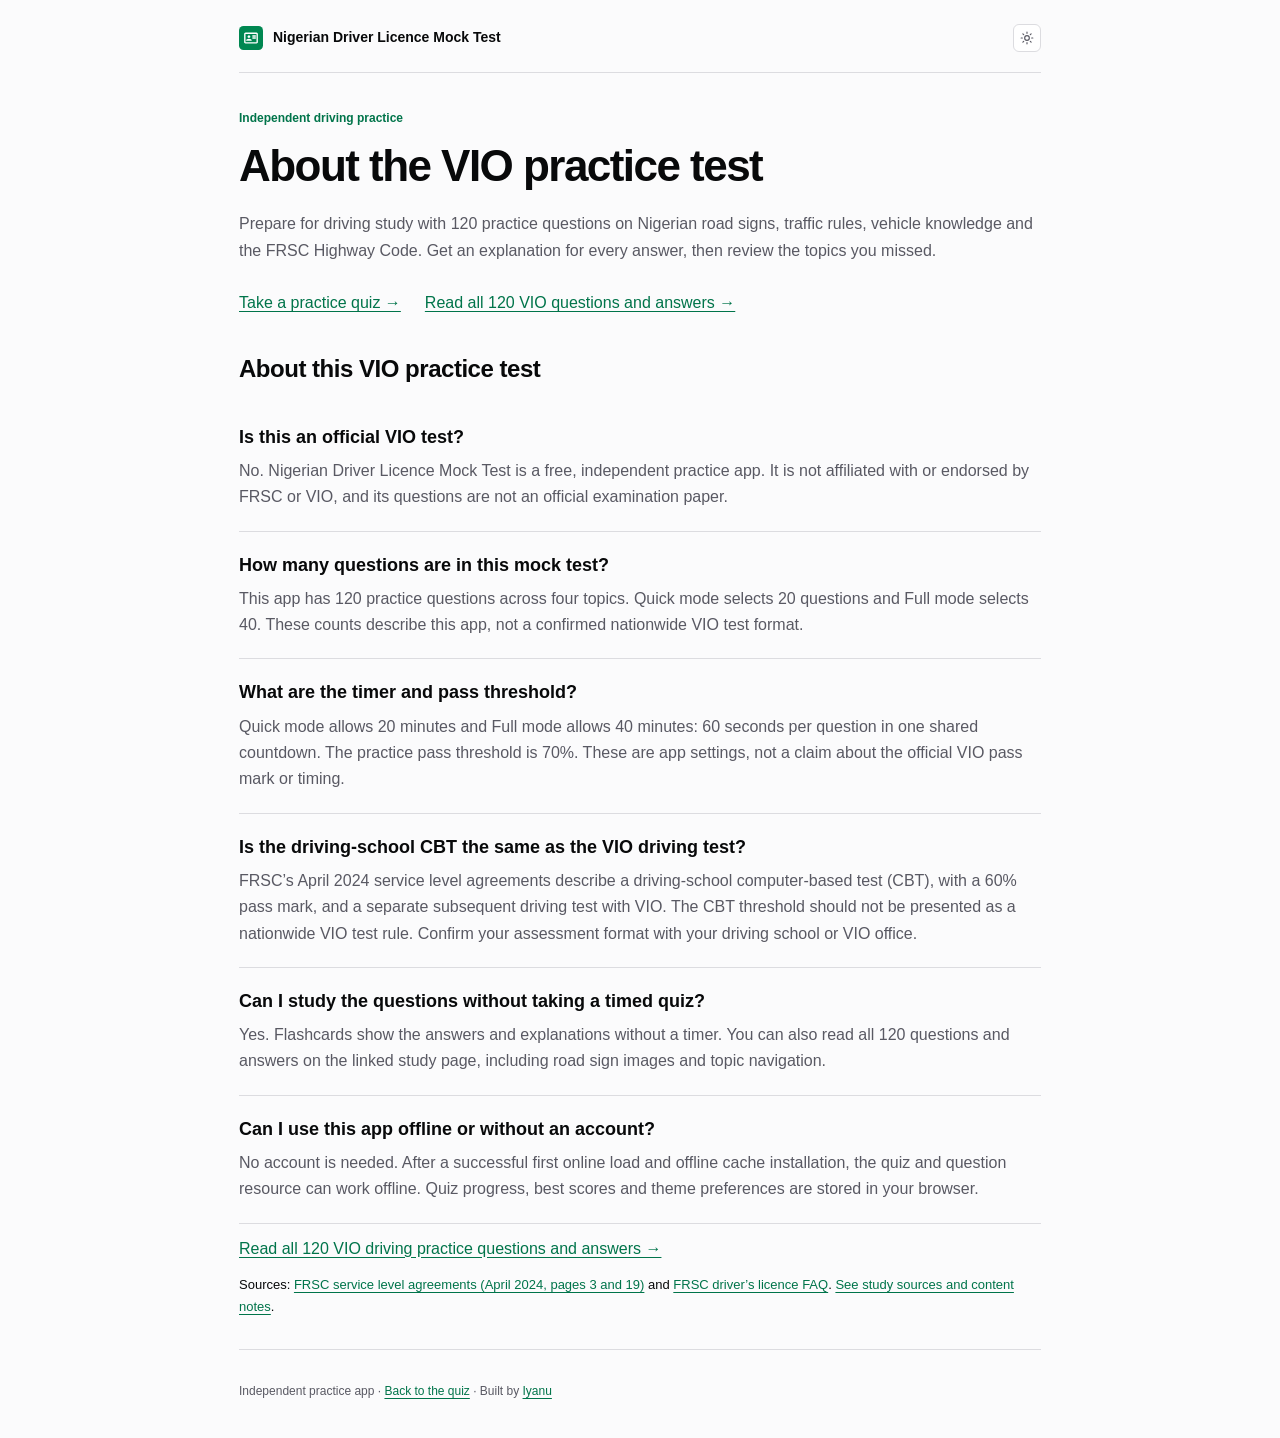
<file: about-the-test.html>
<!DOCTYPE html>
<html lang="en-NG">
<head>
<meta charset="UTF-8">
<meta name="viewport" content="width=device-width, initial-scale=1">
<title>About the VIO Mock Test — Practice Settings and FAQs</title>
<meta name="description" content="Learn how this independent Nigerian VIO practice quiz works: question topics, timer, practice target, offline study and official sources.">
<link rel="canonical" href="https://viomocktest.netlify.app/about-the-test.html">
<meta property="og:type" content="website">
<meta property="og:site_name" content="Nigerian Driver Licence Mock Test">
<meta property="og:title" content="About the VIO Mock Test — Practice Settings and FAQs">
<meta property="og:description" content="How the independent VIO practice quiz works, with study resources and sources.">
<meta property="og:url" content="https://viomocktest.netlify.app/about-the-test.html">
<meta property="og:image" content="https://viomocktest.netlify.app/icon-512.png">
<meta name="theme-color" content="#008751">
<link rel="icon" href="icon.svg" type="image/svg+xml">
<link rel="manifest" href="manifest.json">
<link rel="stylesheet" href="resource.css">
<!-- GENERATED FAQ SCHEMA START -->
<script type="application/ld+json">
{
  "@context": "https://schema.org",
  "@type": "FAQPage",
  "url": "https://viomocktest.netlify.app/about-the-test.html",
  "name": "About the VIO practice test",
  "mainEntity": [
    {
      "@type": "Question",
      "name": "Is this an official VIO test?",
      "acceptedAnswer": {
        "@type": "Answer",
        "text": "No. Nigerian Driver Licence Mock Test is a free, independent practice app. It is not affiliated with or endorsed by FRSC or VIO, and its questions are not an official examination paper."
      }
    },
    {
      "@type": "Question",
      "name": "How many questions are in this mock test?",
      "acceptedAnswer": {
        "@type": "Answer",
        "text": "This app has 120 practice questions across four topics. Quick mode selects 20 questions and Full mode selects 40. These counts describe this app, not a confirmed nationwide VIO test format."
      }
    },
    {
      "@type": "Question",
      "name": "What are the timer and pass threshold?",
      "acceptedAnswer": {
        "@type": "Answer",
        "text": "Quick mode allows 20 minutes and Full mode allows 40 minutes: 60 seconds per question in one shared countdown. The practice pass threshold is 70%. These are app settings, not a claim about the official VIO pass mark or timing."
      }
    },
    {
      "@type": "Question",
      "name": "Is the driving-school CBT the same as the VIO driving test?",
      "acceptedAnswer": {
        "@type": "Answer",
        "text": "FRSC’s April 2024 service level agreements describe a driving-school computer-based test (CBT), with a 60% pass mark, and a separate subsequent driving test with VIO. The CBT threshold should not be presented as a nationwide VIO test rule. Confirm your assessment format with your driving school or VIO office."
      }
    },
    {
      "@type": "Question",
      "name": "Can I study the questions without taking a timed quiz?",
      "acceptedAnswer": {
        "@type": "Answer",
        "text": "Yes. Flashcards show the answers and explanations without a timer. You can also read all 120 questions and answers on the linked study page, including road sign images and topic navigation."
      }
    },
    {
      "@type": "Question",
      "name": "Can I use this app offline or without an account?",
      "acceptedAnswer": {
        "@type": "Answer",
        "text": "No account is needed. After a successful first online load and offline cache installation, the quiz and question resource can work offline. Quiz progress, best scores and theme preferences are stored in your browser."
      }
    }
  ]
}
</script>
    <!-- GENERATED FAQ SCHEMA END -->
<script src="resource.js" defer></script>
</head>
<body>
<a class="skip-link" href="#content">Skip to content</a>
<div class="wrap">
  <header class="site-header">
    <a class="brand" href="./"><img src="icon.svg" alt="" width="24" height="24">Nigerian Driver Licence Mock Test</a>
    <button class="icon-btn" id="themeToggle" type="button" aria-label="Toggle theme" title="Toggle theme" hidden>
          <svg id="themeIcon" aria-hidden="true" viewBox="0 0 24 24" fill="none" stroke="currentColor" stroke-width="2" stroke-linecap="round" stroke-linejoin="round"><circle cx="12" cy="12" r="4"/><path d="M12 2v2M12 20v2M4.93 4.93l1.41 1.41M17.66 17.66l1.41 1.41M2 12h2M20 12h2M6.34 17.66l-1.41 1.41M19.07 4.93l-1.41 1.41"/></svg>
        </button>
  </header>
  <main id="content">
  <section class="intro" id="about-intro" aria-labelledby="about-title">
    <p class="eyebrow">Independent driving practice</p>
    <h1 id="about-title">About the VIO practice test</h1>
    <p>Prepare for driving study with 120 practice questions on Nigerian road signs, traffic rules, vehicle knowledge and the FRSC Highway Code. Get an explanation for every answer, then review the topics you missed.</p>
    <nav class="intro-links" aria-label="Study resources">
      <a href="./#practice">Take a practice quiz →</a>
      <a href="vio-driving-test-questions.html">Read all 120 VIO questions and answers →</a>
    </nav>
  </section>
  <section class="about-faq" id="about-faq" aria-labelledby="faq-title">
    <h2 id="faq-title">About this VIO practice test</h2>
    <!-- GENERATED FAQ HTML START -->
    <article class="faq-item"><h3>Is this an official VIO test?</h3><p>No. Nigerian Driver Licence Mock Test is a free, independent practice app. It is not affiliated with or endorsed by FRSC or VIO, and its questions are not an official examination paper.</p></article>
    <article class="faq-item"><h3>How many questions are in this mock test?</h3><p>This app has 120 practice questions across four topics. Quick mode selects 20 questions and Full mode selects 40. These counts describe this app, not a confirmed nationwide VIO test format.</p></article>
    <article class="faq-item"><h3>What are the timer and pass threshold?</h3><p>Quick mode allows 20 minutes and Full mode allows 40 minutes: 60 seconds per question in one shared countdown. The practice pass threshold is 70%. These are app settings, not a claim about the official VIO pass mark or timing.</p></article>
    <article class="faq-item"><h3>Is the driving-school CBT the same as the VIO driving test?</h3><p>FRSC’s April 2024 service level agreements describe a driving-school computer-based test (CBT), with a 60% pass mark, and a separate subsequent driving test with VIO. The CBT threshold should not be presented as a nationwide VIO test rule. Confirm your assessment format with your driving school or VIO office.</p></article>
    <article class="faq-item"><h3>Can I study the questions without taking a timed quiz?</h3><p>Yes. Flashcards show the answers and explanations without a timer. You can also read all 120 questions and answers on the linked study page, including road sign images and topic navigation.</p></article>
    <article class="faq-item"><h3>Can I use this app offline or without an account?</h3><p>No account is needed. After a successful first online load and offline cache installation, the quiz and question resource can work offline. Quiz progress, best scores and theme preferences are stored in your browser.</p></article>
    <p><a href="vio-driving-test-questions.html">Read all 120 VIO driving practice questions and answers →</a></p>
    <!-- GENERATED FAQ HTML END -->
    <p class="source-note">Sources: <a href="https://frsc.gov.ng/wp-content/uploads/2024/05/SLAs-TO-PEBEC.pdf">FRSC service level agreements (April 2024, pages 3 and 19)</a> and <a href="https://www.nigeriadriverslicence.frsc.gov.ng/faq">FRSC driver’s licence FAQ</a>. <a href="vio-driving-test-questions.html#sources">See study sources and content notes</a>.</p>
  </section>
  </main>
  <footer>Independent practice app · <a href="./">Back to the quiz</a> · Built by <a href="https://github.com/Titan626">Iyanu</a></footer>
</div>
</body>
</html>
</file>
<file: resource.css>
:root {
  color-scheme: light;
  --bg: #fbfbfc;
  --surface: #fff;
  --text: #08090a;
  --muted: #595963;
  --border: #dcdce0;
  --green: #00744a;
  --green-soft: #ecf6f1;
}
[data-theme="dark"] {
  color-scheme: dark;
  --bg: #08090a;
  --surface: #101113;
  --text: #f7f8f8;
  --muted: #b1b1ba;
  --border: #2e2f33;
  --green: #38b780;
  --green-soft: #12291f;
}
@media (prefers-color-scheme: dark) {
  :root:not([data-theme]) {
    color-scheme: dark;
    --bg: #08090a;
    --surface: #101113;
    --text: #f7f8f8;
    --muted: #b1b1ba;
    --border: #2e2f33;
    --green: #38b780;
    --green-soft: #12291f;
  }
}
* { box-sizing: border-box; }
[hidden] { display: none !important; }
body { margin: 0; background: var(--bg); color: var(--text); font: 16px/1.65 Inter, -apple-system, BlinkMacSystemFont, "Segoe UI", sans-serif; }
.wrap { max-width: 850px; margin: auto; padding: 24px; }
a { color: var(--green); text-underline-offset: 3px; overflow-wrap: anywhere; }
a:hover { text-decoration-thickness: 2px; }
:focus-visible { outline: 3px solid var(--green); outline-offset: 4px; }
.skip-link { position: absolute; top: -100px; padding: 12px; background: var(--surface); }
.skip-link:focus { top: 12px; }
.site-header { display: flex; align-items: center; justify-content: space-between; gap: 16px; padding-bottom: 20px; border-bottom: 1px solid var(--border); }
.brand { display: flex; align-items: center; gap: 10px; color: var(--text); font-size: 14px; font-weight: 650; text-decoration: none; }
/* Match the quiz header's theme icon control. */
.icon-btn { width: 28px; height: 28px; border: 1px solid var(--border); background: var(--surface); border-radius: 6px; display: inline-flex; align-items: center; justify-content: center; cursor: pointer; color: var(--muted); transition: background 0.12s ease, color 0.12s ease, border-color 0.12s ease; padding: 0; flex-shrink: 0; }
.icon-btn:hover { background: var(--green-soft); color: var(--text); }
.icon-btn svg { width: 14px; height: 14px; }
.intro { margin: 36px 0 28px; }
.eyebrow { font-size: 12px; font-weight: 650; color: var(--green); }
h1 { max-width: 700px; font-size: clamp(30px, 5vw, 44px); line-height: 1.15; letter-spacing: -0.035em; margin: 12px 0 20px; }
h2 { font-size: 24px; line-height: 1.3; letter-spacing: -0.02em; }
h3 { font-size: 18px; line-height: 1.45; margin: 12px 0 16px; }
p { margin: 12px 0; }
.intro > p:not(.eyebrow), .topic-intro { color: var(--muted); }
.notice { padding: 16px 18px; border-left: 3px solid var(--green); background: var(--green-soft); font-size: 14px; }
.topic-links { display: grid; grid-template-columns: repeat(2, 1fr); gap: 12px; }
.topic-links a { display: flex; align-items: center; justify-content: space-between; gap: 8px; padding: 14px 16px; border: 1px solid var(--border); border-radius: 8px; background: var(--surface); text-decoration: none; font-weight: 600; }
.topic-links span { color: var(--muted); font-size: 12px; }
#topics > p { font-size: 14px; }
section { margin-top: 48px; scroll-margin-top: 20px; }
.section-heading { display: flex; align-items: baseline; justify-content: space-between; gap: 16px; }
.section-heading h2 { margin-bottom: 0; }
.section-heading span, .question-meta { font-size: 12px; color: var(--muted); }
.question { background: var(--surface); padding: 24px; border: 1px solid var(--border); border-radius: 12px; margin: 20px 0; scroll-margin-top: 20px; }
.question-meta { margin-top: 0; }
.sign-wrap { width: 160px; padding: 18px; margin: 16px 0; background: #fff; border: 1px solid #dcdce0; border-radius: 8px; }
.sign-wrap img, .sign-wrap svg { display: block; width: 100%; height: auto; max-height: 130px; }
.sign-wrap:has(.diagram-image) { width: min(100%, 320px); }
.sign-wrap img.diagram-image { max-height: none; }
.answer-options { padding-left: 24px; }
.answer-options li { margin: 6px 0; padding-left: 4px; }
.answer { background: var(--green-soft); padding: 12px 16px; border-radius: 8px; color: var(--text); }
.explanation { color: var(--muted); }
.question-source { font-size: 13px; }
.section-end { font-size: 14px; }
.source-list { padding-left: 22px; }
.source-list li { margin: 16px 0; }
footer { padding: 32px 0 12px; margin-top: 32px; border-top: 1px solid var(--border); font-size: 12px; color: var(--muted); }
@media (max-width: 480px) {
  .wrap { padding: 16px; }
  .intro { margin-top: 28px; }
  .topic-links { grid-template-columns: 1fr; }
  .question { padding: 18px; }
  h2 { font-size: 21px; }
  h3 { font-size: 17px; }
  .section-heading { flex-wrap: wrap; gap: 4px; }
  .sign-wrap { width: 146px; }
}

/* About page */
.intro-links { display: flex; flex-wrap: wrap; gap: 12px 24px; margin: 18px 0; }
.intro-links a { padding: 8px 0; }
.about-faq { margin-top: 28px; }
.faq-item { padding: 20px 0; border-bottom: 1px solid var(--border); }
.faq-item h3 { margin: 0 0 8px; }
.faq-item p { margin: 0; color: var(--muted); }
.source-note { font-size: 13px; }
</file>
